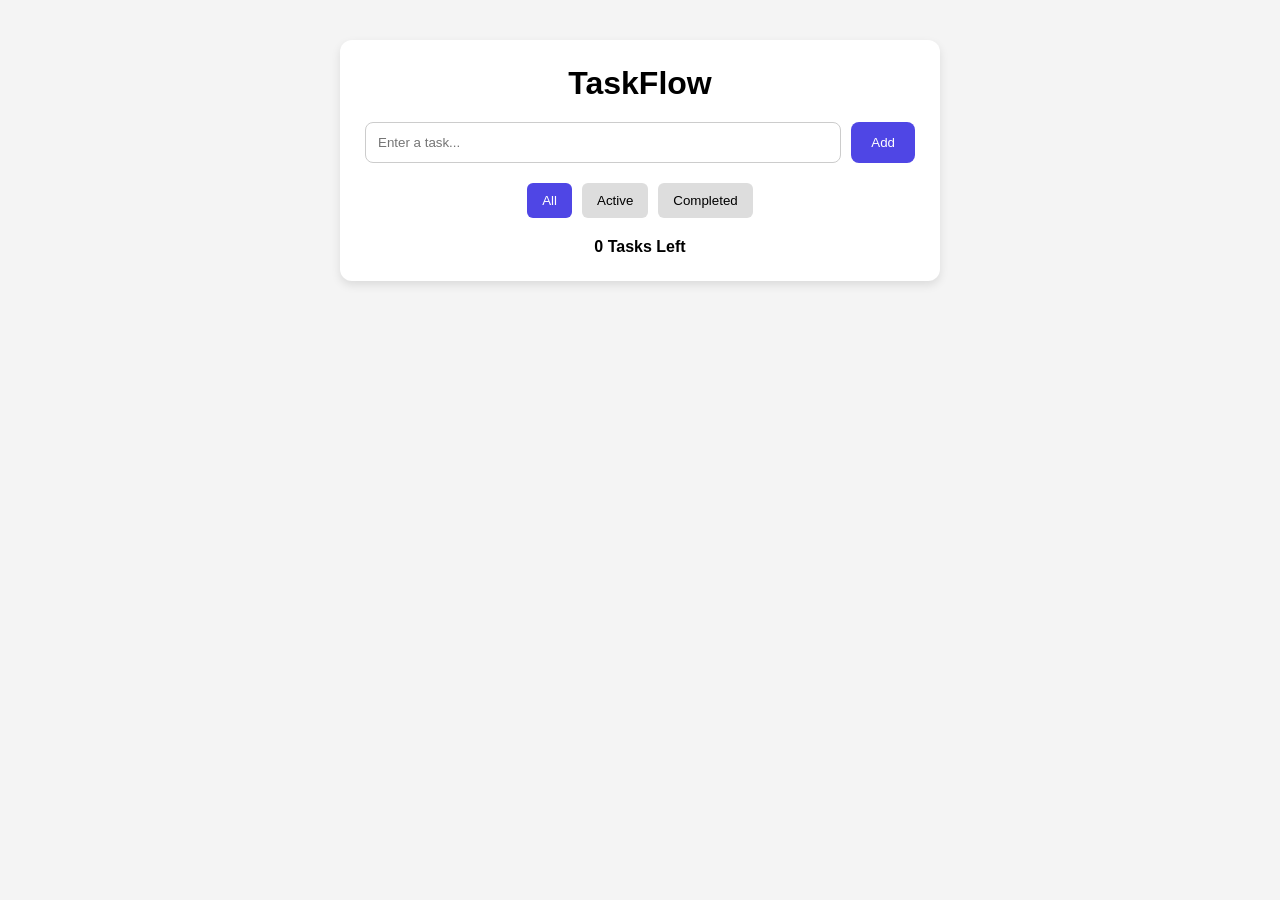
<file: Module3/index.html>
<!DOCTYPE html>
<html lang="en">

<head>
    <meta charset="UTF-8">
    <meta name="viewport" content="width=device-width, initial-scale=1.0">
    <title>TaskFlow Todo App</title>
    <link rel="stylesheet" href="style.css">
</head>

<body>

    <div class="container">

        <h1>TaskFlow</h1>

        <div class="input-section">
            <input type="text" id="todoInput" placeholder="Enter a task...">
            <button id="addBtn">Add</button>
        </div>

        <div class="filters">
            <button class="filter-btn active" data-filter="all">
                All
            </button>

            <button class="filter-btn" data-filter="active">
                Active
            </button>

            <button class="filter-btn" data-filter="completed">
                Completed
            </button>
        </div>

        <ul id="todoList"></ul>

        <p id="taskCount">0 Tasks Left</p>

    </div>

    <script src="script.js"></script>

</body>

</html>
</file>
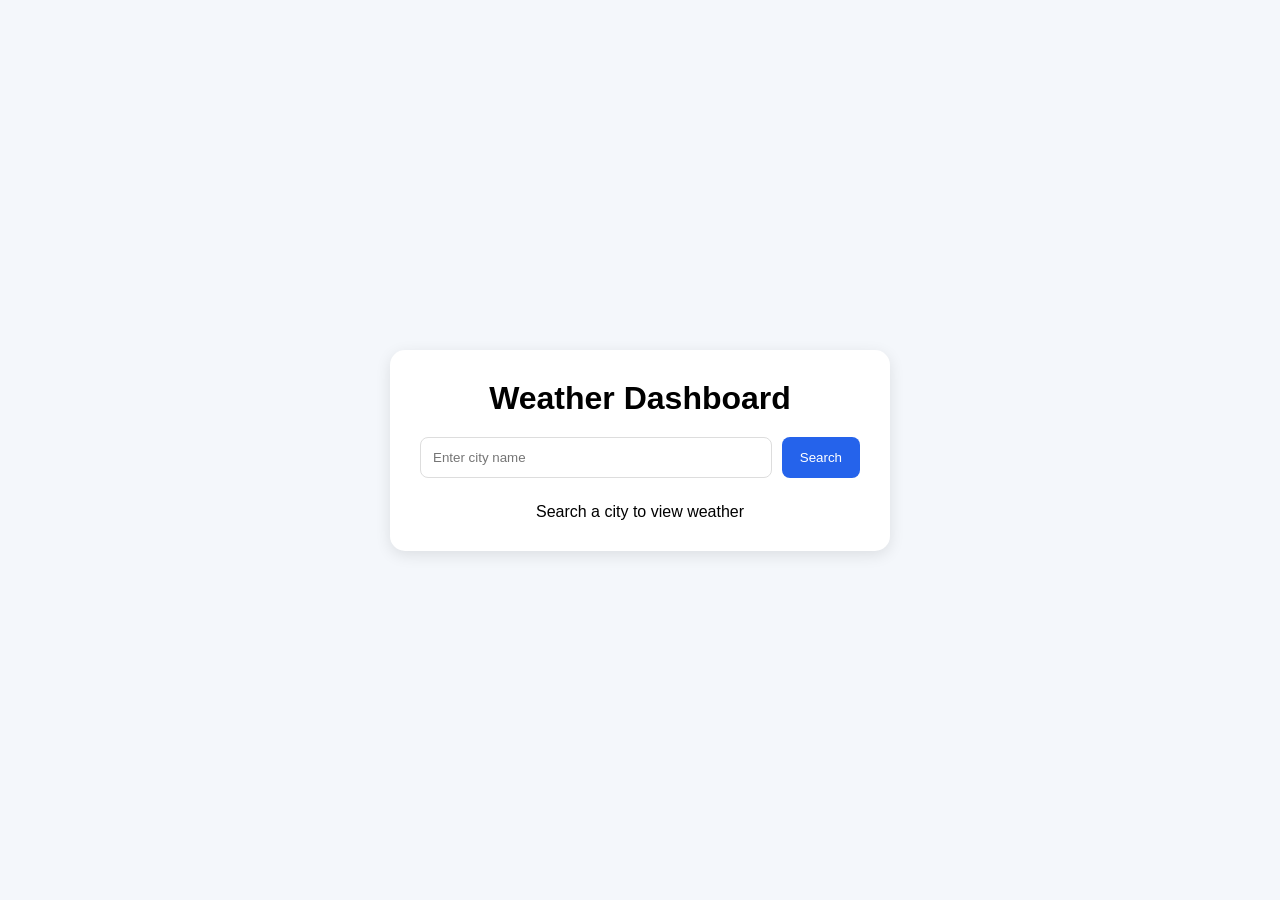
<file: Module4/index.html>
<!DOCTYPE html>
<html lang="en">

<head>
    <meta charset="UTF-8">
    <meta name="viewport" content="width=device-width, initial-scale=1.0">
    <title>Weather Dashboard</title>

    <link rel="stylesheet" href="style.css">
</head>

<body>

    <div class="container">

        <h1>Weather Dashboard</h1>

        <div class="search-box">

            <input type="text" id="cityInput" placeholder="Enter city name">

            <button id="searchBtn">
                Search
            </button>

        </div>

        <div id="weatherCard" class="weather-card">

            <p>Search a city to view weather</p>

        </div>

    </div>

    <script src="script.js"></script>

</body>

</html>
</file>
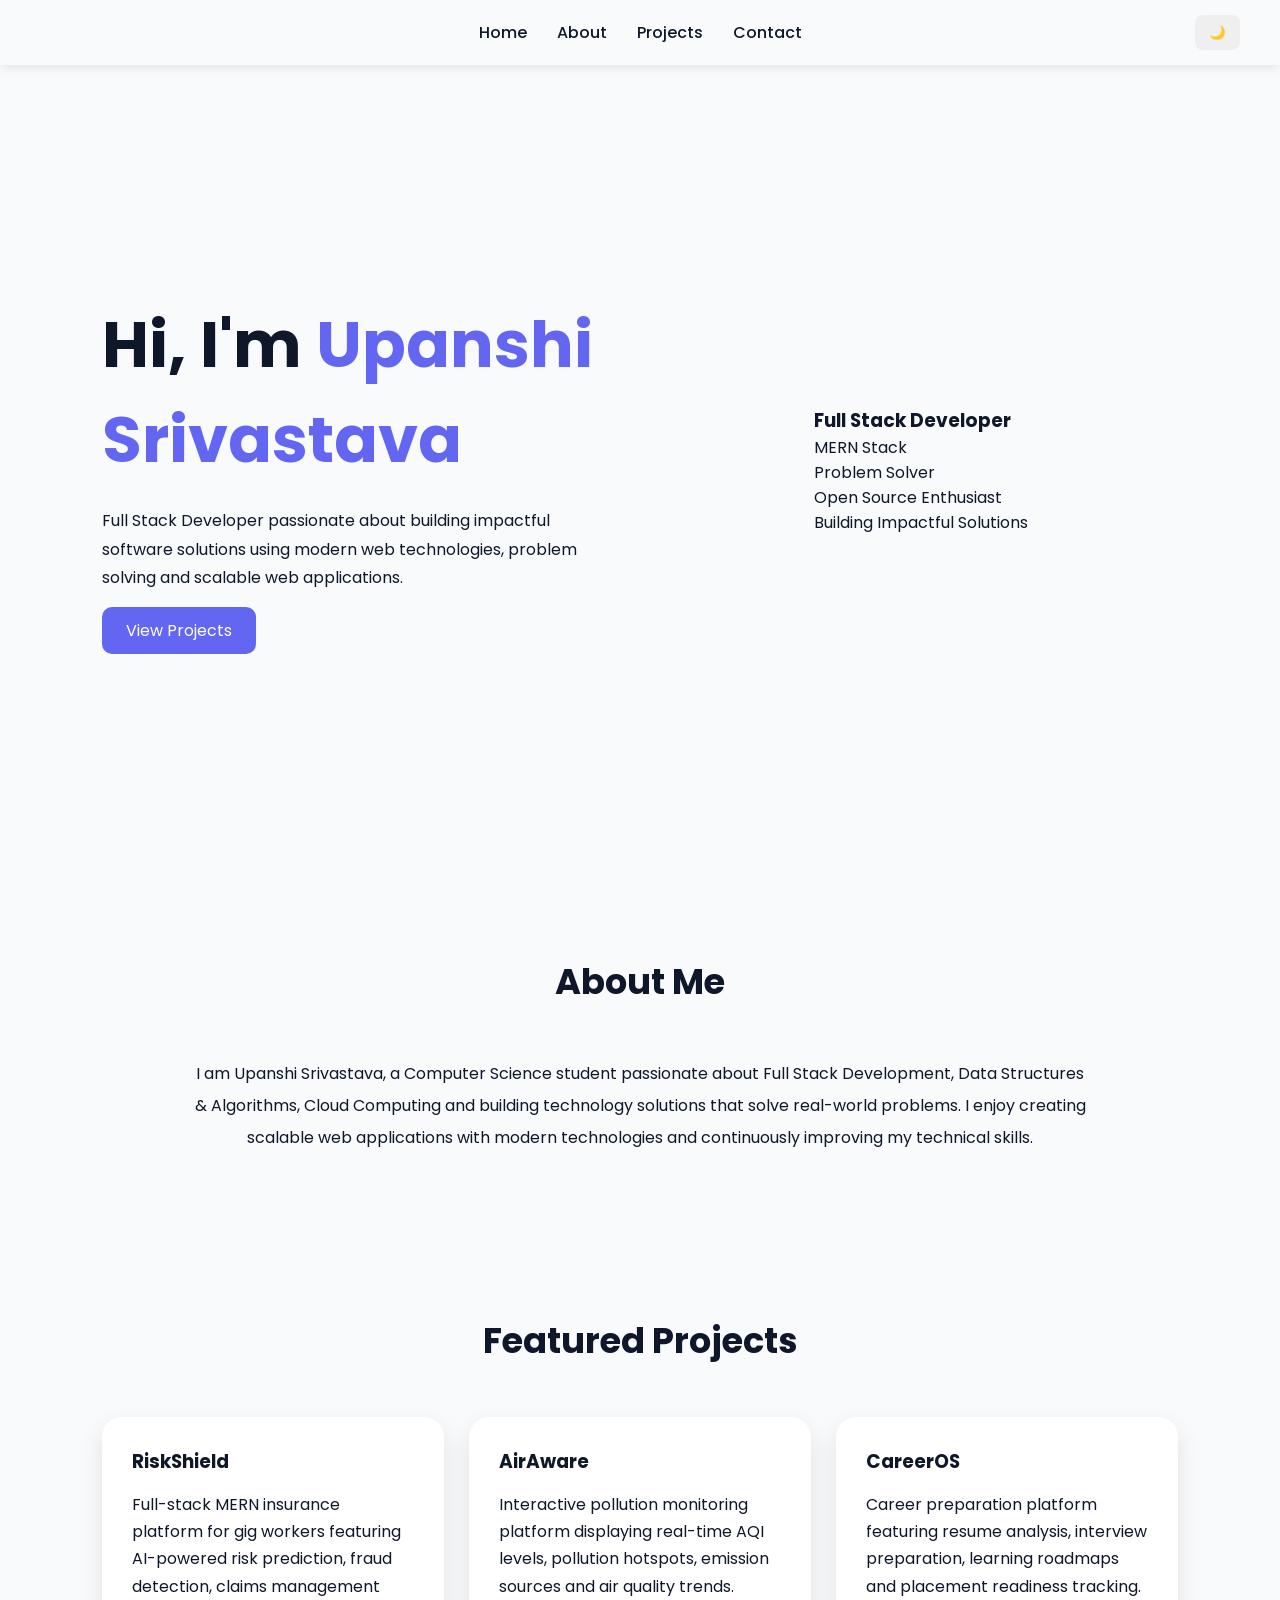
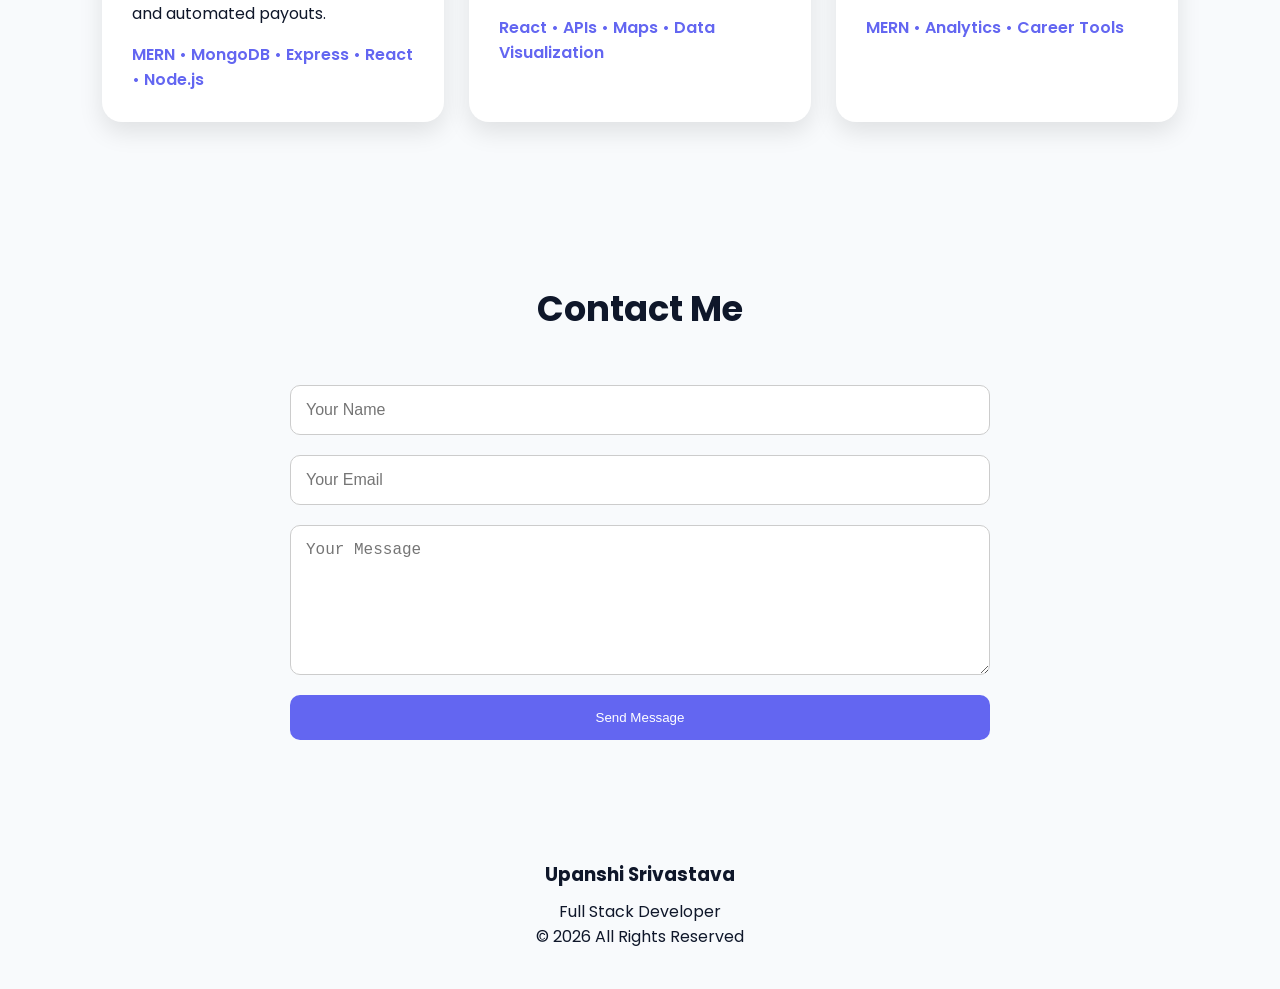
<file: Module1/Module2/index.html>
<!DOCTYPE html>
<html lang="en">

<head>
    <meta charset="UTF-8">
    <meta name="viewport" content="width=device-width, initial-scale=1.0">
    <title>Upanshi Srivastava | Portfolio</title>

    <link href="https://fonts.googleapis.com/css2?family=Poppins:wght@300;400;500;600;700&display=swap"
        rel="stylesheet">

    <style>
        :root {
            --bg: #f8fafc;
            --text: #0f172a;
            --primary: #6366f1;
            --card: #ffffff;
            --shadow: rgba(0, 0, 0, 0.1);
        }

        .dark {
            --bg: #0f172a;
            --text: #ffffff;
            --primary: #818cf8;
            --card: #1e293b;
            --shadow: rgba(255, 255, 255, 0.05);
        }

        * {
            margin: 0;
            padding: 0;
            box-sizing: border-box;
        }

        html {
            scroll-behavior: smooth;
        }

        body {
            font-family: 'Poppins', sans-serif;
            background: var(--bg);
            color: var(--text);
            transition: .3s;
        }

        .navbar {
            display: flex;
            justify-content: center;
            align-items: center;
            padding: 20px 8%;
            position: sticky;
            top: 0;
            background: var(--bg);
            box-shadow: 0 2px 10px var(--shadow);
            z-index: 1000;
        }

        .nav-links {
            display: flex;
            gap: 30px;
            list-style: none;
        }

        .nav-links a {
            text-decoration: none;
            color: var(--text);
            font-weight: 500;
        }

        .theme-btn {
            position: absolute;
            right: 40px;
            border: none;
            cursor: pointer;
            padding: 10px 14px;
            border-radius: 8px;
        }

        .hero {
            min-height: 90vh;
            display: grid;
            grid-template-columns: 1fr 1fr;
            align-items: center;
            padding: 60px 8%;
            gap: 50px;
        }

        .hero-content h1 {
            font-size: 4rem;
            margin-bottom: 20px;
        }

        .hero-content span {
            color: var(--primary);
        }

        .hero-content p {
            line-height: 1.8;
            margin-bottom: 25px;
        }

        .btn {
            text-decoration: none;
            background: var(--primary);
            color: white;
            padding: 12px 24px;
            border-radius: 10px;
        }

        .hero-image {
            display: flex;
            justify-content: center;
        }

        .hero-image img {
            width: 350px;
            border-radius: 50%;
            border: 6px solid var(--primary);
        }

        section {
            padding: 80px 8%;
        }

        .section-title {
            text-align: center;
            margin-bottom: 50px;
            font-size: 2.2rem;
        }

        .about p {
            max-width: 900px;
            margin: auto;
            text-align: center;
            line-height: 2;
        }

        .project-grid {
            display: grid;
            grid-template-columns: repeat(3, 1fr);
            gap: 25px;
        }

        .card {
            background: var(--card);
            padding: 30px;
            border-radius: 20px;
            box-shadow: 0 10px 25px var(--shadow);
            transition: .3s;
        }

        .card:hover {
            transform: translateY(-10px);
        }

        .card h3 {
            margin-bottom: 15px;
        }

        .card p {
            line-height: 1.7;
            margin-bottom: 15px;
        }

        .tech {
            color: var(--primary);
            font-weight: 600;
        }

        form {
            max-width: 700px;
            margin: auto;
            display: flex;
            flex-direction: column;
            gap: 20px;
        }

        input,
        textarea {
            padding: 15px;
            border: 1px solid #ccc;
            border-radius: 10px;
            font-size: 1rem;
        }

        textarea {
            min-height: 150px;
        }

        form button {
            background: var(--primary);
            color: white;
            border: none;
            padding: 15px;
            border-radius: 10px;
            cursor: pointer;
        }

        footer {
            text-align: center;
            padding: 40px;
        }

        footer h3 {
            margin-bottom: 10px;
        }

        @media(max-width:900px) {

            .hero {
                grid-template-columns: 1fr;
                text-align: center;
            }

            .hero-content h1 {
                font-size: 2.8rem;
            }

            .project-grid {
                grid-template-columns: 1fr;
            }

            .nav-links {
                gap: 15px;
            }

            .theme-btn {
                right: 15px;
            }
        }
    </style>
</head>

<body>

    <nav class="navbar">

        <ul class="nav-links">
            <li><a href="#home">Home</a></li>
            <li><a href="#about">About</a></li>
            <li><a href="#projects">Projects</a></li>
            <li><a href="#contact">Contact</a></li>
        </ul>

        <button id="themeBtn" class="theme-btn">🌙</button>

    </nav>

    <section id="home" class="hero">

        <div class="hero-content">

            <h1>
                Hi, I'm
                <span>Upanshi Srivastava</span>
            </h1>

            <p>
                Full Stack Developer passionate about building impactful
                software solutions using modern web technologies,
                problem solving and scalable web applications.
            </p>

            <a href="#projects" class="btn">
                View Projects
            </a>

        </div>

    <div class="hero-image">
    
        <div class="code-card">
    
            <h3>Full Stack Developer</h3>
    
            <p>MERN Stack</p>
    
            <p>Problem Solver</p>
    
            <p>Open Source Enthusiast</p>
    
            <p>Building Impactful Solutions</p>
    
        </div>
    
    </div>

    </section>

    <section id="about" class="about">

        <h2 class="section-title">
            About Me
        </h2>

        <p>
            I am Upanshi Srivastava, a Computer Science student passionate
            about Full Stack Development, Data Structures & Algorithms,
            Cloud Computing and building technology solutions that solve
            real-world problems.

            I enjoy creating scalable web applications with modern
            technologies and continuously improving my technical skills.
        </p>

    </section>

    <section id="projects">

        <h2 class="section-title">
            Featured Projects
        </h2>

        <div class="project-grid">

            <div class="card">

                <h3>RiskShield</h3>

                <p>
                    Full-stack MERN insurance platform for gig workers
                    featuring AI-powered risk prediction, fraud detection,
                    claims management and automated payouts.
                </p>

                <div class="tech">
                    MERN • MongoDB • Express • React • Node.js
                </div>

            </div>

            <div class="card">

                <h3>AirAware</h3>

                <p>
                    Interactive pollution monitoring platform displaying
                    real-time AQI levels, pollution hotspots, emission
                    sources and air quality trends.
                </p>

                <div class="tech">
                    React • APIs • Maps • Data Visualization
                </div>

            </div>

            <div class="card">

                <h3>CareerOS</h3>

                <p>
                    Career preparation platform featuring resume analysis,
                    interview preparation, learning roadmaps and placement
                    readiness tracking.
                </p>

                <div class="tech">
                    MERN • Analytics • Career Tools
                </div>

            </div>

        </div>

    </section>

    <section id="contact">

        <h2 class="section-title">
            Contact Me
        </h2>

        <form>

            <input type="text" placeholder="Your Name">

            <input type="email" placeholder="Your Email">

            <textarea placeholder="Your Message"></textarea>

            <button type="submit">
                Send Message
            </button>

        </form>

    </section>

    <footer>

        <h3>Upanshi Srivastava</h3>

        <p>Full Stack Developer</p>

        <p>© 2026 All Rights Reserved</p>

    </footer>

    <script>

        const themeBtn = document.getElementById("themeBtn");

        themeBtn.addEventListener("click", () => {

            document.body.classList.toggle("dark");

            if (document.body.classList.contains("dark")) {
                themeBtn.textContent = "☀️";
                localStorage.setItem("theme", "dark");
            } else {
                themeBtn.textContent = "🌙";
                localStorage.setItem("theme", "light");
            }
        });

        if (localStorage.getItem("theme") === "dark") {
            document.body.classList.add("dark");
            themeBtn.textContent = "☀️";
        }

    </script>

</body>

</html>
</file>
<file: Module3/style.css>
* {
    margin: 0;
    padding: 0;
    box-sizing: border-box;
    font-family: Arial, sans-serif;
}

body {
    background: #f4f4f4;
    display: flex;
    justify-content: center;
    padding: 40px;
}

.container {
    width: 100%;
    max-width: 600px;
    background: white;
    padding: 25px;
    border-radius: 12px;
    box-shadow: 0 4px 10px rgba(0, 0, 0, 0.1);
}

h1 {
    text-align: center;
    margin-bottom: 20px;
}

.input-section {
    display: flex;
    gap: 10px;
}

#todoInput {
    flex: 1;
    padding: 12px;
    border: 1px solid #ccc;
    border-radius: 8px;
}

#addBtn {
    padding: 12px 20px;
    border: none;
    background: #4f46e5;
    color: white;
    border-radius: 8px;
    cursor: pointer;
}

.filters {
    margin: 20px 0;
    display: flex;
    justify-content: center;
    gap: 10px;
}

.filter-btn {
    padding: 10px 15px;
    border: none;
    cursor: pointer;
    border-radius: 6px;
    background: #ddd;
}

.filter-btn.active {
    background: #4f46e5;
    color: white;
}

#todoList {
    list-style: none;
}

.todo-item {
    display: flex;
    justify-content: space-between;
    align-items: center;
    padding: 12px;
    border-bottom: 1px solid #ddd;
}

.todo-left {
    display: flex;
    align-items: center;
    gap: 10px;
}

.completed {
    text-decoration: line-through;
    color: gray;
}

.actions button {
    margin-left: 5px;
    padding: 6px 10px;
    border: none;
    border-radius: 4px;
    cursor: pointer;
}

.edit {
    background: #facc15;
}

.delete {
    background: #ef4444;
    color: white;
}

#taskCount {
    margin-top: 15px;
    text-align: center;
    font-weight: bold;
}

@media(max-width:600px) {

    .input-section {
        flex-direction: column;
    }

    #addBtn {
        width: 100%;
    }
}
</file>
<file: Module4/style.css>
* {
    margin: 0;
    padding: 0;
    box-sizing: border-box;
    font-family: Arial, sans-serif;
}

body {
    background: #f4f7fb;
    min-height: 100vh;
    display: flex;
    justify-content: center;
    align-items: center;
}

.container {
    width: 90%;
    max-width: 500px;
    background: white;
    padding: 30px;
    border-radius: 15px;
    box-shadow: 0 4px 15px rgba(0, 0, 0, 0.1);
}

h1 {
    text-align: center;
    margin-bottom: 20px;
}

.search-box {
    display: flex;
    gap: 10px;
}

.search-box input {
    flex: 1;
    padding: 12px;
    border: 1px solid #ddd;
    border-radius: 8px;
}

.search-box button {
    padding: 12px 18px;
    border: none;
    background: #2563eb;
    color: white;
    border-radius: 8px;
    cursor: pointer;
}

.weather-card {
    margin-top: 25px;
    text-align: center;
}

.weather-card h2 {
    margin-bottom: 15px;
}

.metric {
    margin: 10px 0;
    font-size: 1.1rem;
}

.error {
    color: red;
    font-weight: bold;
}
</file>
